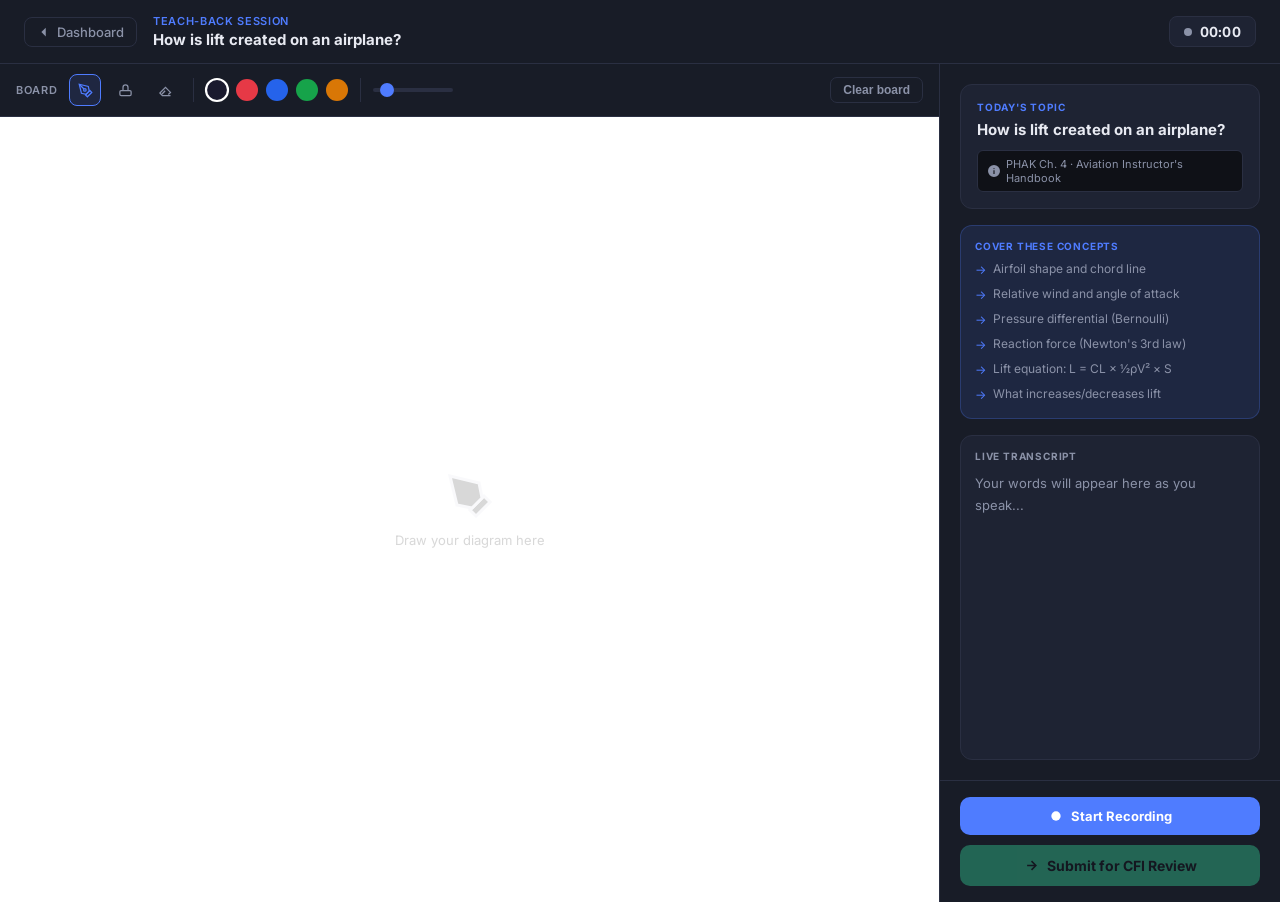
<file: index.html>
<!DOCTYPE html>
<html lang="en">
<head>
  <meta charset="UTF-8" />
  <meta name="viewport" content="width=device-width, initial-scale=1.0" />
  <title>Teach-Back: How Lift is Created | CFI Coach</title>
  <link rel="preconnect" href="https://fonts.googleapis.com" />
  <link rel="preconnect" href="https://fonts.gstatic.com" crossorigin />
  <link href="https://fonts.googleapis.com/css2?family=Inter:wght@400;500;600;700;800&display=swap" rel="stylesheet" />
  <style>
    *, *::before, *::after { box-sizing: border-box; margin: 0; padding: 0; }

    :root {
      --bg:        #0f1117;
      --surface:   #181c27;
      --surface2:  #1e2333;
      --border:    #2a2f42;
      --accent:    #4f7cff;
      --accent-soft: rgba(79,124,255,.12);
      --green:     #34d399;
      --green-soft: rgba(52,211,153,.12);
      --amber:     #fbbf24;
      --amber-soft: rgba(251,191,36,.12);
      --red:       #f87171;
      --red-soft:  rgba(248,113,113,.12);
      --text:      #e8eaf2;
      --text-muted:#8b92a8;
      --radius:    12px;
      --shadow:    0 4px 24px rgba(0,0,0,.4);
    }

    body {
      font-family: 'Inter', system-ui, sans-serif;
      background: var(--bg);
      color: var(--text);
      min-height: 100vh;
      display: flex;
      flex-direction: column;
    }

    /* ── TOP BAR ── */
    .topbar {
      display: flex;
      align-items: center;
      gap: 16px;
      padding: 14px 24px;
      background: var(--surface);
      border-bottom: 1px solid var(--border);
      position: sticky;
      top: 0;
      z-index: 100;
    }
    .back-btn {
      display: flex;
      align-items: center;
      gap: 6px;
      padding: 6px 12px;
      background: transparent;
      border: 1px solid var(--border);
      border-radius: 8px;
      color: var(--text-muted);
      font-size: 13px;
      font-weight: 500;
      cursor: pointer;
      text-decoration: none;
      transition: all .15s;
      white-space: nowrap;
    }
    .back-btn:hover { color: var(--text); border-color: var(--accent); }
    .topbar-title {
      flex: 1;
      min-width: 0;
    }
    .topbar-title .eyebrow {
      font-size: 11px;
      font-weight: 600;
      letter-spacing: .06em;
      text-transform: uppercase;
      color: var(--accent);
      margin-bottom: 2px;
    }
    .topbar-title h1 {
      font-size: 15px;
      font-weight: 700;
      color: var(--text);
      white-space: nowrap;
      overflow: hidden;
      text-overflow: ellipsis;
    }
    .timer-badge {
      display: flex;
      align-items: center;
      gap: 8px;
      padding: 6px 14px;
      background: var(--surface2);
      border: 1px solid var(--border);
      border-radius: 8px;
      font-size: 14px;
      font-weight: 700;
      font-variant-numeric: tabular-nums;
      letter-spacing: .02em;
      white-space: nowrap;
    }
    .timer-dot {
      width: 8px; height: 8px;
      border-radius: 50%;
      background: var(--text-muted);
      transition: background .3s;
    }
    .timer-dot.recording { background: var(--red); animation: pulse 1.2s infinite; }
    @keyframes pulse { 0%,100%{opacity:1} 50%{opacity:.4} }

    /* ── MAIN LAYOUT ── */
    .workspace {
      flex: 1;
      display: grid;
      grid-template-columns: 1fr 340px;
      grid-template-rows: 1fr auto;
      gap: 0;
      overflow: hidden;
      height: calc(100vh - 57px);
    }

    /* ── WHITEBOARD ── */
    .whiteboard-area {
      display: flex;
      flex-direction: column;
      background: var(--bg);
      border-right: 1px solid var(--border);
      overflow: hidden;
    }
    .wb-toolbar {
      display: flex;
      align-items: center;
      gap: 8px;
      padding: 10px 16px;
      background: var(--surface);
      border-bottom: 1px solid var(--border);
      flex-wrap: wrap;
    }
    .wb-toolbar-label {
      font-size: 11px;
      font-weight: 600;
      text-transform: uppercase;
      letter-spacing: .06em;
      color: var(--text-muted);
      margin-right: 4px;
    }
    .tool-sep { width: 1px; height: 24px; background: var(--border); margin: 0 4px; }
    .tool-btn {
      display: flex; align-items: center; justify-content: center;
      width: 32px; height: 32px;
      border-radius: 8px;
      border: 1px solid transparent;
      background: transparent;
      color: var(--text-muted);
      cursor: pointer;
      font-size: 15px;
      transition: all .15s;
    }
    .tool-btn:hover { background: var(--surface2); color: var(--text); }
    .tool-btn.active { background: var(--accent-soft); border-color: var(--accent); color: var(--accent); }
    .color-swatch {
      width: 22px; height: 22px;
      border-radius: 50%;
      border: 2px solid transparent;
      cursor: pointer;
      transition: transform .15s;
    }
    .color-swatch:hover { transform: scale(1.15); }
    .color-swatch.active { border-color: #fff; transform: scale(1.1); }
    .size-slider {
      -webkit-appearance: none;
      width: 80px; height: 4px;
      border-radius: 2px;
      background: var(--border);
      outline: none;
      cursor: pointer;
    }
    .size-slider::-webkit-slider-thumb {
      -webkit-appearance: none;
      width: 14px; height: 14px;
      border-radius: 50%;
      background: var(--accent);
    }
    .clear-btn {
      margin-left: auto;
      padding: 5px 12px;
      font-size: 12px;
      font-weight: 600;
      border-radius: 7px;
      border: 1px solid var(--border);
      background: transparent;
      color: var(--text-muted);
      cursor: pointer;
      transition: all .15s;
    }
    .clear-btn:hover { border-color: var(--red); color: var(--red); }

    .canvas-wrap {
      flex: 1;
      position: relative;
      overflow: hidden;
      background: #ffffff;
    }
    #whiteboard {
      display: block;
      width: 100%;
      height: 100%;
      cursor: crosshair;
    }
    .canvas-hint {
      position: absolute;
      top: 50%;
      left: 50%;
      transform: translate(-50%, -50%);
      text-align: center;
      pointer-events: none;
      opacity: .25;
    }
    .canvas-hint svg { width: 48px; height: 48px; fill: #666; margin-bottom: 8px; }
    .canvas-hint p { font-size: 13px; color: #666; }
    #whiteboard.has-drawing ~ .canvas-hint { display: none; }

    /* ── RIGHT PANEL ── */
    .right-panel {
      display: flex;
      flex-direction: column;
      background: var(--surface);
      overflow: hidden;
    }
    .panel-scroll {
      flex: 1;
      overflow-y: auto;
      padding: 20px;
      display: flex;
      flex-direction: column;
      gap: 16px;
    }
    .panel-scroll::-webkit-scrollbar { width: 4px; }
    .panel-scroll::-webkit-scrollbar-track { background: transparent; }
    .panel-scroll::-webkit-scrollbar-thumb { background: var(--border); border-radius: 2px; }

    /* Topic card */
    .topic-card {
      background: var(--surface2);
      border: 1px solid var(--border);
      border-radius: var(--radius);
      padding: 16px;
    }
    .topic-card .eyebrow {
      font-size: 10px;
      font-weight: 700;
      letter-spacing: .08em;
      text-transform: uppercase;
      color: var(--accent);
      margin-bottom: 6px;
    }
    .topic-card h2 {
      font-size: 15px;
      font-weight: 700;
      line-height: 1.4;
      margin-bottom: 10px;
    }
    .faa-ref {
      display: flex;
      align-items: center;
      gap: 6px;
      font-size: 11px;
      color: var(--text-muted);
      padding: 6px 10px;
      background: var(--bg);
      border-radius: 6px;
      border: 1px solid var(--border);
    }
    .faa-ref svg { flex-shrink: 0; }

    /* Guidance */
    .guidance-card {
      background: var(--accent-soft);
      border: 1px solid rgba(79,124,255,.25);
      border-radius: var(--radius);
      padding: 14px;
    }
    .guidance-card .eyebrow {
      font-size: 10px;
      font-weight: 700;
      letter-spacing: .08em;
      text-transform: uppercase;
      color: var(--accent);
      margin-bottom: 8px;
    }
    .guidance-card ul {
      list-style: none;
      display: flex;
      flex-direction: column;
      gap: 6px;
    }
    .guidance-card li {
      display: flex;
      align-items: flex-start;
      gap: 7px;
      font-size: 12px;
      color: var(--text-muted);
      line-height: 1.5;
    }
    .guidance-card li::before {
      content: '→';
      color: var(--accent);
      flex-shrink: 0;
      margin-top: 1px;
    }

    /* Transcript */
    .transcript-card {
      background: var(--surface2);
      border: 1px solid var(--border);
      border-radius: var(--radius);
      padding: 14px;
      flex: 1;
      min-height: 120px;
    }
    .transcript-card .eyebrow {
      font-size: 10px;
      font-weight: 700;
      letter-spacing: .08em;
      text-transform: uppercase;
      color: var(--text-muted);
      margin-bottom: 10px;
      display: flex;
      align-items: center;
      gap: 6px;
    }
    .live-badge {
      display: none;
      font-size: 10px;
      font-weight: 700;
      padding: 2px 6px;
      background: var(--red-soft);
      color: var(--red);
      border-radius: 4px;
      letter-spacing: .04em;
    }
    .live-badge.visible { display: inline-block; }
    #transcript-text {
      font-size: 13px;
      line-height: 1.7;
      color: var(--text-muted);
      min-height: 60px;
    }
    #transcript-text.has-text { color: var(--text); }
    #transcript-text .interim { color: var(--text-muted); font-style: italic; }

    /* ── RECORD BAR ── */
    .record-bar {
      padding: 16px 20px;
      border-top: 1px solid var(--border);
      display: flex;
      flex-direction: column;
      gap: 10px;
    }
    .record-controls {
      display: flex;
      gap: 8px;
    }
    .record-btn {
      flex: 1;
      display: flex;
      align-items: center;
      justify-content: center;
      gap: 8px;
      padding: 11px 16px;
      border-radius: 10px;
      border: none;
      font-size: 13px;
      font-weight: 700;
      cursor: pointer;
      transition: all .15s;
      font-family: inherit;
    }
    .record-btn.start {
      background: var(--accent);
      color: #fff;
    }
    .record-btn.start:hover { background: #3d6bef; }
    .record-btn.stop {
      background: var(--red-soft);
      border: 1px solid var(--red);
      color: var(--red);
    }
    .record-btn.stop:hover { background: rgba(248,113,113,.2); }
    .record-btn:disabled { opacity: .4; cursor: not-allowed; }

    .submit-btn {
      width: 100%;
      padding: 12px;
      border-radius: 10px;
      border: none;
      background: var(--green);
      color: #0f1117;
      font-size: 14px;
      font-weight: 700;
      cursor: pointer;
      transition: all .15s;
      font-family: inherit;
      display: flex;
      align-items: center;
      justify-content: center;
      gap: 8px;
    }
    .submit-btn:hover { background: #2bc28a; }
    .submit-btn:disabled { opacity: .4; cursor: not-allowed; }

    /* ── API KEY MODAL ── */
    .modal-overlay {
      display: none;
      position: fixed;
      inset: 0;
      background: rgba(0,0,0,.7);
      z-index: 200;
      align-items: center;
      justify-content: center;
    }
    .modal-overlay.open { display: flex; }
    .modal {
      background: var(--surface);
      border: 1px solid var(--border);
      border-radius: 16px;
      padding: 28px;
      width: 380px;
      box-shadow: var(--shadow);
    }
    .modal h2 { font-size: 18px; font-weight: 700; margin-bottom: 8px; }
    .modal p { font-size: 13px; color: var(--text-muted); line-height: 1.6; margin-bottom: 20px; }
    .modal input {
      width: 100%;
      padding: 10px 14px;
      background: var(--surface2);
      border: 1px solid var(--border);
      border-radius: 8px;
      color: var(--text);
      font-size: 13px;
      font-family: monospace;
      margin-bottom: 12px;
      outline: none;
    }
    .modal input:focus { border-color: var(--accent); }
    .modal-btns { display: flex; gap: 8px; }
    .modal-btns button {
      flex: 1;
      padding: 10px;
      border-radius: 8px;
      border: none;
      font-size: 13px;
      font-weight: 600;
      cursor: pointer;
      font-family: inherit;
    }
    .modal-btns .primary { background: var(--accent); color: #fff; }
    .modal-btns .secondary { background: var(--surface2); color: var(--text-muted); border: 1px solid var(--border); }

    /* ── FEEDBACK PANEL ── */
    .feedback-overlay {
      display: none;
      position: fixed;
      inset: 0;
      background: rgba(0,0,0,.65);
      z-index: 150;
      align-items: flex-end;
      justify-content: center;
    }
    .feedback-overlay.open { display: flex; }
    .feedback-sheet {
      background: var(--surface);
      border: 1px solid var(--border);
      border-radius: 20px 20px 0 0;
      width: 100%;
      max-width: 860px;
      max-height: 82vh;
      overflow-y: auto;
      padding: 28px 32px 36px;
      box-shadow: var(--shadow);
      animation: slideUp .3s ease;
    }
    @keyframes slideUp { from { transform: translateY(100%); } to { transform: translateY(0); } }
    .feedback-sheet::-webkit-scrollbar { width: 4px; }
    .feedback-sheet::-webkit-scrollbar-thumb { background: var(--border); border-radius: 2px; }

    .feedback-header {
      display: flex;
      align-items: flex-start;
      justify-content: space-between;
      margin-bottom: 20px;
    }
    .feedback-header h2 { font-size: 20px; font-weight: 800; }
    .feedback-header .sub { font-size: 13px; color: var(--text-muted); margin-top: 3px; }
    .close-btn {
      width: 32px; height: 32px;
      border-radius: 8px;
      border: 1px solid var(--border);
      background: transparent;
      color: var(--text-muted);
      font-size: 18px;
      cursor: pointer;
      display: flex; align-items: center; justify-content: center;
    }
    .close-btn:hover { color: var(--text); }

    .score-row {
      display: grid;
      grid-template-columns: repeat(3, 1fr);
      gap: 12px;
      margin-bottom: 24px;
    }
    .score-card {
      background: var(--surface2);
      border: 1px solid var(--border);
      border-radius: var(--radius);
      padding: 14px;
      text-align: center;
    }
    .score-card .label { font-size: 11px; font-weight: 600; text-transform: uppercase; letter-spacing: .06em; color: var(--text-muted); margin-bottom: 6px; }
    .score-card .value { font-size: 24px; font-weight: 800; }
    .score-card .value.green { color: var(--green); }
    .score-card .value.amber { color: var(--amber); }
    .score-card .value.red   { color: var(--red); }

    .overall-badge {
      display: inline-flex;
      align-items: center;
      gap: 6px;
      padding: 6px 14px;
      border-radius: 20px;
      font-size: 13px;
      font-weight: 700;
      margin-bottom: 20px;
    }
    .overall-badge.pass { background: var(--green-soft); color: var(--green); border: 1px solid rgba(52,211,153,.3); }
    .overall-badge.borderline { background: var(--amber-soft); color: var(--amber); border: 1px solid rgba(251,191,36,.3); }
    .overall-badge.needs-work { background: var(--red-soft); color: var(--red); border: 1px solid rgba(248,113,113,.3); }

    .feedback-body {
      font-size: 14px;
      line-height: 1.8;
      color: var(--text);
      white-space: pre-wrap;
    }
    .feedback-body .loading {
      display: flex;
      align-items: center;
      gap: 10px;
      color: var(--text-muted);
      font-size: 14px;
    }
    .spinner {
      width: 18px; height: 18px;
      border: 2px solid var(--border);
      border-top-color: var(--accent);
      border-radius: 50%;
      animation: spin .7s linear infinite;
    }
    @keyframes spin { to { transform: rotate(360deg); } }

    .feedback-actions {
      display: flex;
      gap: 10px;
      margin-top: 24px;
      padding-top: 20px;
      border-top: 1px solid var(--border);
    }
    .feedback-actions button {
      padding: 10px 20px;
      border-radius: 8px;
      font-size: 13px;
      font-weight: 600;
      cursor: pointer;
      font-family: inherit;
      border: none;
    }
    .try-again-btn { background: var(--accent); color: #fff; }
    .try-again-btn:hover { background: #3d6bef; }
    .dismiss-btn { background: var(--surface2); color: var(--text-muted); border: 1px solid var(--border) !important; border: none; }

    /* Waveform visualizer */
    .waveform {
      display: none;
      align-items: center;
      justify-content: center;
      gap: 3px;
      height: 28px;
      padding: 0 4px;
    }
    .waveform.visible { display: flex; }
    .wave-bar {
      width: 3px;
      border-radius: 2px;
      background: var(--red);
      animation: wave 1s ease-in-out infinite;
    }
    .wave-bar:nth-child(1) { animation-delay: 0s; }
    .wave-bar:nth-child(2) { animation-delay: .1s; }
    .wave-bar:nth-child(3) { animation-delay: .2s; }
    .wave-bar:nth-child(4) { animation-delay: .3s; }
    .wave-bar:nth-child(5) { animation-delay: .2s; }
    .wave-bar:nth-child(6) { animation-delay: .1s; }
    .wave-bar:nth-child(7) { animation-delay: 0s; }
    @keyframes wave {
      0%,100% { height: 6px; }
      50% { height: 22px; }
    }

    /* ── RESPONSIVE ── */
    @media (max-width: 768px) {
      .workspace {
        grid-template-columns: 1fr;
        grid-template-rows: 1fr auto auto;
        height: auto;
        min-height: calc(100vh - 57px);
      }
      .whiteboard-area { min-height: 320px; border-right: none; border-bottom: 1px solid var(--border); }
      .right-panel { max-height: none; }
      .score-row { grid-template-columns: repeat(3, 1fr); }
    }
  </style>
</head>
<body>

<!-- TOP BAR -->
<header class="topbar">
  <a href="index.html" class="back-btn">
    <svg width="14" height="14" viewBox="0 0 16 16" fill="currentColor"><path d="M10 3L5 8l5 5"/></svg>
    Dashboard
  </a>
  <div class="topbar-title">
    <p class="eyebrow">Teach-Back Session</p>
    <h1>How is lift created on an airplane?</h1>
  </div>
  <div class="timer-badge">
    <div class="timer-dot" id="timerDot"></div>
    <span id="timerDisplay">00:00</span>
  </div>
</header>

<!-- MAIN WORKSPACE -->
<div class="workspace">

  <!-- WHITEBOARD -->
  <div class="whiteboard-area">
    <div class="wb-toolbar">
      <span class="wb-toolbar-label">Board</span>
      <button class="tool-btn active" id="toolPen" title="Pen" onclick="setTool('pen')">
        <svg width="15" height="15" viewBox="0 0 24 24" fill="none" stroke="currentColor" stroke-width="2"><path d="M12 19l7-7 3 3-7 7-3-3z"/><path d="M18 13l-1.5-7.5L2 2l3.5 14.5L13 18l5-5z"/><path d="M2 2l7.586 7.586"/><circle cx="11" cy="11" r="2"/></svg>
      </button>
      <button class="tool-btn" id="toolHighlight" title="Highlighter" onclick="setTool('highlight')">
        <svg width="15" height="15" viewBox="0 0 24 24" fill="none" stroke="currentColor" stroke-width="2"><rect x="3" y="12" width="18" height="8" rx="2"/><path d="M8 12V7a4 4 0 0 1 8 0v5"/></svg>
      </button>
      <button class="tool-btn" id="toolEraser" title="Eraser" onclick="setTool('eraser')">
        <svg width="15" height="15" viewBox="0 0 24 24" fill="none" stroke="currentColor" stroke-width="2"><path d="M20 20H7L3 16l9-9 8 8-3.5 3.5"/><path d="M6.5 17.5l5-5"/></svg>
      </button>

      <div class="tool-sep"></div>

      <div class="color-swatch active" style="background:#1a1a2e" data-color="#1a1a2e" onclick="setColor(this)" title="Dark"></div>
      <div class="color-swatch" style="background:#e63946" data-color="#e63946" onclick="setColor(this)" title="Red"></div>
      <div class="color-swatch" style="background:#2563eb" data-color="#2563eb" onclick="setColor(this)" title="Blue"></div>
      <div class="color-swatch" style="background:#16a34a" data-color="#16a34a" onclick="setColor(this)" title="Green"></div>
      <div class="color-swatch" style="background:#d97706" data-color="#d97706" onclick="setColor(this)" title="Orange"></div>

      <div class="tool-sep"></div>
      <input type="range" class="size-slider" id="sizeSlider" min="1" max="20" value="3" title="Brush size" />

      <button class="clear-btn" onclick="clearBoard()">Clear board</button>
    </div>
    <div class="canvas-wrap">
      <canvas id="whiteboard"></canvas>
      <div class="canvas-hint" id="canvasHint">
        <svg viewBox="0 0 24 24" fill="none" stroke="currentColor" stroke-width="1.5"><path d="M12 19l7-7 3 3-7 7-3-3z"/><path d="M18 13l-1.5-7.5L2 2l3.5 14.5L13 18l5-5z"/></svg>
        <p>Draw your diagram here</p>
      </div>
    </div>
  </div>

  <!-- RIGHT PANEL -->
  <div class="right-panel">
    <div class="panel-scroll">

      <!-- Topic -->
      <div class="topic-card">
        <p class="eyebrow">Today's Topic</p>
        <h2>How is lift created on an airplane?</h2>
        <div class="faa-ref">
          <svg width="12" height="12" viewBox="0 0 16 16" fill="currentColor"><path d="M8 0a8 8 0 1 0 0 16A8 8 0 0 0 8 0zm.75 4.75a.75.75 0 1 1-1.5 0 .75.75 0 0 1 1.5 0zM7.25 7h1.5v5h-1.5V7z"/></svg>
          PHAK Ch. 4 · Aviation Instructor's Handbook
        </div>
      </div>

      <!-- Guidance -->
      <div class="guidance-card">
        <p class="eyebrow">Cover these concepts</p>
        <ul>
          <li>Airfoil shape and chord line</li>
          <li>Relative wind and angle of attack</li>
          <li>Pressure differential (Bernoulli)</li>
          <li>Reaction force (Newton's 3rd law)</li>
          <li>Lift equation: L = CL × ½ρV² × S</li>
          <li>What increases/decreases lift</li>
        </ul>
      </div>

      <!-- Transcript -->
      <div class="transcript-card">
        <p class="eyebrow">
          Live Transcript
          <span class="live-badge" id="liveBadge">● LIVE</span>
        </p>
        <div id="transcript-text">Your words will appear here as you speak...</div>
      </div>

    </div>

    <!-- Record bar -->
    <div class="record-bar">
      <div class="record-controls">
        <button class="record-btn start" id="recordBtn" onclick="toggleRecording()">
          <svg width="14" height="14" viewBox="0 0 24 24" fill="currentColor"><circle cx="12" cy="12" r="8"/></svg>
          Start Recording
        </button>
        <div class="waveform" id="waveform">
          <div class="wave-bar" style="height:8px"></div>
          <div class="wave-bar" style="height:14px"></div>
          <div class="wave-bar" style="height:20px"></div>
          <div class="wave-bar" style="height:24px"></div>
          <div class="wave-bar" style="height:20px"></div>
          <div class="wave-bar" style="height:14px"></div>
          <div class="wave-bar" style="height:8px"></div>
        </div>
      </div>
      <button class="submit-btn" id="submitBtn" onclick="submitForFeedback()" disabled>
        <svg width="15" height="15" viewBox="0 0 24 24" fill="none" stroke="currentColor" stroke-width="2.5"><path d="M5 12h14M12 5l7 7-7 7"/></svg>
        Submit for CFI Review
      </button>
    </div>
  </div>
</div>

<!-- API KEY MODAL -->
<div class="modal-overlay" id="apiModal">
  <div class="modal">
    <h2>Connect your API key</h2>
    <p>CFI Coach uses Claude AI to give you FAA-aligned feedback. Paste your Anthropic API key below — it's stored only in your browser and never sent anywhere except Anthropic's servers.</p>
    <input type="password" id="apiKeyInput" placeholder="sk-ant-..." autocomplete="off" />
    <div class="modal-btns">
      <button class="secondary" onclick="closeApiModal()">Skip for now</button>
      <button class="primary" onclick="saveApiKey()">Save &amp; Continue</button>
    </div>
  </div>
</div>

<!-- FEEDBACK SHEET -->
<div class="feedback-overlay" id="feedbackOverlay">
  <div class="feedback-sheet">
    <div class="feedback-header">
      <div>
        <h2>CFI Feedback</h2>
        <div class="sub">Based on FAA PHAK Ch. 4 &amp; Aviation Instructor's Handbook</div>
      </div>
      <button class="close-btn" onclick="closeFeedback()">×</button>
    </div>

    <div class="score-row" id="scoreRow" style="display:none">
      <div class="score-card">
        <div class="label">Accuracy</div>
        <div class="value" id="scoreAccuracy">—</div>
      </div>
      <div class="score-card">
        <div class="label">Completeness</div>
        <div class="value" id="scoreComplete">—</div>
      </div>
      <div class="score-card">
        <div class="label">Teachability</div>
        <div class="value" id="scoreTeach">—</div>
      </div>
    </div>

    <div id="overallBadge"></div>

    <div class="feedback-body" id="feedbackBody">
      <div class="loading">
        <div class="spinner"></div>
        Your CFI is reviewing your explanation...
      </div>
    </div>

    <div class="feedback-actions">
      <button class="try-again-btn" onclick="tryAgain()">Try Again</button>
      <button class="dismiss-btn" onclick="closeFeedback()">Dismiss</button>
    </div>
  </div>
</div>

<script>
// ═══════════════════════════════════════════
// WHITEBOARD
// ═══════════════════════════════════════════
const canvas = document.getElementById('whiteboard');
const ctx = canvas.getContext('2d');
let drawing = false;
let lastX = 0, lastY = 0;
let currentTool = 'pen';
let currentColor = '#1a1a2e';
let hasDrawing = false;

function resizeCanvas() {
  const wrap = canvas.parentElement;
  const img = ctx.getImageData(0, 0, canvas.width, canvas.height);
  canvas.width = wrap.clientWidth;
  canvas.height = wrap.clientHeight;
  ctx.putImageData(img, 0, 0);
}

window.addEventListener('resize', resizeCanvas);
resizeCanvas();

function getPos(e) {
  const rect = canvas.getBoundingClientRect();
  const src = e.touches ? e.touches[0] : e;
  return [src.clientX - rect.left, src.clientY - rect.top];
}

function startDraw(e) {
  e.preventDefault();
  drawing = true;
  [lastX, lastY] = getPos(e);
}

function draw(e) {
  e.preventDefault();
  if (!drawing) return;
  const [x, y] = getPos(e);
  const size = parseInt(document.getElementById('sizeSlider').value);

  ctx.beginPath();
  ctx.moveTo(lastX, lastY);
  ctx.lineTo(x, y);
  ctx.lineCap = 'round';
  ctx.lineJoin = 'round';

  if (currentTool === 'eraser') {
    ctx.globalCompositeOperation = 'destination-out';
    ctx.strokeStyle = 'rgba(0,0,0,1)';
    ctx.lineWidth = size * 4;
  } else if (currentTool === 'highlight') {
    ctx.globalCompositeOperation = 'source-over';
    ctx.strokeStyle = currentColor + '55';
    ctx.lineWidth = size * 5;
  } else {
    ctx.globalCompositeOperation = 'source-over';
    ctx.strokeStyle = currentColor;
    ctx.lineWidth = size;
  }

  ctx.stroke();
  [lastX, lastY] = [x, y];

  if (!hasDrawing) {
    hasDrawing = true;
    canvas.classList.add('has-drawing');
    document.getElementById('canvasHint').style.display = 'none';
  }
}

function stopDraw() { drawing = false; }

canvas.addEventListener('mousedown', startDraw);
canvas.addEventListener('mousemove', draw);
canvas.addEventListener('mouseup', stopDraw);
canvas.addEventListener('mouseleave', stopDraw);
canvas.addEventListener('touchstart', startDraw, {passive:false});
canvas.addEventListener('touchmove', draw, {passive:false});
canvas.addEventListener('touchend', stopDraw);

function setTool(tool) {
  currentTool = tool;
  document.querySelectorAll('.tool-btn').forEach(b => b.classList.remove('active'));
  document.getElementById('tool' + tool.charAt(0).toUpperCase() + tool.slice(1)).classList.add('active');
}

function setColor(el) {
  currentColor = el.dataset.color;
  document.querySelectorAll('.color-swatch').forEach(s => s.classList.remove('active'));
  el.classList.add('active');
  if (currentTool === 'eraser') setTool('pen');
}

function clearBoard() {
  ctx.clearRect(0, 0, canvas.width, canvas.height);
  hasDrawing = false;
  canvas.classList.remove('has-drawing');
  document.getElementById('canvasHint').style.display = '';
}

// ═══════════════════════════════════════════
// TIMER
// ═══════════════════════════════════════════
let timerSec = 0, timerInterval = null;

function startTimer() {
  timerSec = 0;
  clearInterval(timerInterval);
  timerInterval = setInterval(() => {
    timerSec++;
    const m = String(Math.floor(timerSec / 60)).padStart(2, '0');
    const s = String(timerSec % 60).padStart(2, '0');
    document.getElementById('timerDisplay').textContent = m + ':' + s;
  }, 1000);
  document.getElementById('timerDot').classList.add('recording');
}

function stopTimer() {
  clearInterval(timerInterval);
  document.getElementById('timerDot').classList.remove('recording');
}

// ═══════════════════════════════════════════
// AUDIO RECORDER + SPEECH RECOGNITION
// ═══════════════════════════════════════════
let isRecording = false;
let finalTranscript = '';
let interimTranscript = '';
let recognition = null;

const SpeechRecognition = window.SpeechRecognition || window.webkitSpeechRecognition;

function initRecognition() {
  if (!SpeechRecognition) return null;
  const r = new SpeechRecognition();
  r.continuous = true;
  r.interimResults = true;
  r.lang = 'en-US';

  r.onresult = (e) => {
    interimTranscript = '';
    for (let i = e.resultIndex; i < e.results.length; i++) {
      if (e.results[i].isFinal) {
        finalTranscript += e.results[i][0].transcript + ' ';
      } else {
        interimTranscript += e.results[i][0].transcript;
      }
    }
    updateTranscriptDisplay();
  };

  r.onerror = (e) => {
    if (e.error !== 'no-speech') console.warn('Speech recognition error:', e.error);
  };

  r.onend = () => {
    if (isRecording) r.start(); // keep going
  };

  return r;
}

function updateTranscriptDisplay() {
  const el = document.getElementById('transcript-text');
  const combined = finalTranscript + (interimTranscript ? `<span class="interim">${interimTranscript}</span>` : '');
  if (combined.trim()) {
    el.classList.add('has-text');
    el.innerHTML = combined;
    el.scrollTop = el.scrollHeight;
  }
}

function toggleRecording() {
  if (!isRecording) startRecording();
  else stopRecording();
}

function startRecording() {
  isRecording = true;
  finalTranscript = '';
  interimTranscript = '';

  const btn = document.getElementById('recordBtn');
  btn.className = 'record-btn stop';
  btn.innerHTML = `<svg width="12" height="12" viewBox="0 0 24 24" fill="currentColor"><rect x="4" y="4" width="16" height="16" rx="2"/></svg> Stop Recording`;

  document.getElementById('waveform').classList.add('visible');
  document.getElementById('liveBadge').classList.add('visible');
  document.getElementById('submitBtn').disabled = true;
  document.getElementById('transcript-text').textContent = '';
  document.getElementById('transcript-text').classList.remove('has-text');

  startTimer();

  if (SpeechRecognition) {
    recognition = initRecognition();
    recognition.start();
  } else {
    document.getElementById('transcript-text').textContent = 'Live transcription not supported in this browser. Your audio was captured — submit when ready.';
  }
}

function stopRecording() {
  isRecording = false;

  const btn = document.getElementById('recordBtn');
  btn.className = 'record-btn start';
  btn.innerHTML = `<svg width="14" height="14" viewBox="0 0 24 24" fill="currentColor"><circle cx="12" cy="12" r="8"/></svg> Record Again`;

  document.getElementById('waveform').classList.remove('visible');
  document.getElementById('liveBadge').classList.remove('visible');
  stopTimer();

  if (recognition) { recognition.stop(); recognition = null; }

  const hasContent = finalTranscript.trim().length > 10;
  document.getElementById('submitBtn').disabled = !hasContent;

  if (!finalTranscript.trim()) {
    document.getElementById('transcript-text').textContent = 'No transcript captured. Try speaking more clearly or check microphone permissions.';
  }
}

// ═══════════════════════════════════════════
// API KEY
// ═══════════════════════════════════════════
function getApiKey() { return localStorage.getItem('cfi_coach_api_key') || ''; }
function saveApiKey() {
  const key = document.getElementById('apiKeyInput').value.trim();
  if (!key) return;
  localStorage.setItem('cfi_coach_api_key', key);
  closeApiModal();
  submitForFeedback();
}
function closeApiModal() { document.getElementById('apiModal').classList.remove('open'); }

// ═══════════════════════════════════════════
// SUBMIT + AI FEEDBACK
// ═══════════════════════════════════════════
async function submitForFeedback() {
  const apiKey = getApiKey();
  if (!apiKey) {
    document.getElementById('apiModal').classList.add('open');
    return;
  }

  const transcript = finalTranscript.trim();
  if (!transcript) return;

  // Open feedback sheet in loading state
  document.getElementById('feedbackOverlay').classList.add('open');
  document.getElementById('feedbackBody').innerHTML = `<div class="loading"><div class="spinner"></div>Your CFI is reviewing your explanation...</div>`;
  document.getElementById('scoreRow').style.display = 'none';
  document.getElementById('overallBadge').innerHTML = '';

  const prompt = buildFeedbackPrompt(transcript);

  try {
    const res = await fetch('https://api.anthropic.com/v1/messages', {
      method: 'POST',
      headers: {
        'Content-Type': 'application/json',
        'x-api-key': apiKey,
        'anthropic-version': '2023-06-01',
        'anthropic-dangerous-direct-browser-access': 'true'
      },
      body: JSON.stringify({
        model: 'claude-opus-4-5',
        max_tokens: 1024,
        messages: [{ role: 'user', content: prompt }]
      })
    });

    if (!res.ok) {
      const err = await res.json().catch(() => ({}));
      throw new Error(err.error?.message || `API error ${res.status}`);
    }

    const data = await res.json();
    const text = data.content[0].text;
    renderFeedback(text);

  } catch (err) {
    document.getElementById('feedbackBody').innerHTML = `<span style="color:var(--red)">⚠ Could not reach the API: ${err.message}<br><br>Check your API key and try again.</span>`;
  }
}

function buildFeedbackPrompt(transcript) {
  return `You are an experienced and highly regarded Certified Flight Instructor (CFI) evaluating a student who is preparing for their CFI checkride. The student just completed a "teach-back" exercise explaining how lift is created on an airplane. You are evaluating both their technical accuracy AND their ability to teach the concept clearly to a private pilot student.

Your feedback must be grounded exclusively in the following FAA documents:
- FAA Pilot's Handbook of Aeronautical Knowledge (PHAK), specifically Chapter 4 (Aerodynamics of Flight)
- FAA Aviation Instructor's Handbook (AIH), Chapters on effective teaching

KEY CONCEPTS from PHAK Ch. 4 that should be covered:
1. Airfoil terminology: chord line, camber, leading/trailing edge
2. Relative wind and angle of attack (AOA)
3. Bernoulli's Principle: faster airflow over the curved upper surface = lower pressure = lift (pressure differential between upper/lower wing surfaces)
4. Newton's Third Law: wing deflects air downward, reaction force pushes wing up
5. The lift equation: L = CL × ½ρV² × S (lift coefficient, air density, velocity squared, wing area)
6. What increases/decreases lift: AOA, airspeed, air density (altitude/temp/humidity), wing area, flaps
7. Important: the FAA acknowledges BOTH Bernoulli and Newton — both contribute to lift. Avoid "equal transit time" theory (debunked).

STUDENT'S TRANSCRIPT:
"${transcript}"

INSTRUCTIONS FOR YOUR RESPONSE:
- Respond as a warm, skilled CFI would after watching a student teach-back — conversational, specific, and human. NOT like a checklist.
- Start by acknowledging 1-2 things they explained well. Be genuine.
- Then address the most important gap or error. Be specific — quote what they said if helpful. Don't pile on with a list of everything wrong.
- If they stated anything that contradicts FAA guidance (like the debunked equal transit time theory), correct it kindly but clearly.
- Give them ONE concrete suggestion for how to improve their explanation.
- Close with genuine encouragement and a "what to work on next" framing.
- Keep it under 280 words. Sound like a real person, not an AI.
- Do NOT use bullet points or headers — write it as flowing natural speech, the way a CFI would actually talk.

Then on a NEW LINE after your feedback, output ONLY this exact JSON block (no other text around it):
SCORES:{"accuracy": X, "completeness": X, "teachability": X, "overall": "pass|borderline|needs-work"}
Where X is a score 1-5. Overall: "pass" = ready to teach a student, "borderline" = close but needs polish, "needs-work" = significant gaps.`;
}

function renderFeedback(text) {
  // Parse out scores
  const scoreMatch = text.match(/SCORES:\s*(\{.*\})/);
  let feedback = text.replace(/SCORES:\s*\{.*\}/, '').trim();

  if (scoreMatch) {
    try {
      const scores = JSON.parse(scoreMatch[1]);
      renderScores(scores);
    } catch(e) {}
  }

  document.getElementById('feedbackBody').textContent = feedback;
}

function scoreColor(v) {
  if (v >= 4) return 'green';
  if (v >= 3) return 'amber';
  return 'red';
}

function renderScores(scores) {
  const row = document.getElementById('scoreRow');
  row.style.display = 'grid';
  document.getElementById('scoreAccuracy').textContent = scores.accuracy + '/5';
  document.getElementById('scoreAccuracy').className = 'value ' + scoreColor(scores.accuracy);
  document.getElementById('scoreComplete').textContent = scores.completeness + '/5';
  document.getElementById('scoreComplete').className = 'value ' + scoreColor(scores.completeness);
  document.getElementById('scoreTeach').textContent = scores.teachability + '/5';
  document.getElementById('scoreTeach').className = 'value ' + scoreColor(scores.teachability);

  const badgeEl = document.getElementById('overallBadge');
  const labels = { pass: '✓ Checkride Ready', borderline: '~ Getting There', 'needs-work': '↻ Keep Practicing' };
  const cls    = { pass: 'pass', borderline: 'borderline', 'needs-work': 'needs-work' };
  badgeEl.innerHTML = `<span class="overall-badge ${cls[scores.overall] || 'borderline'}">${labels[scores.overall] || 'Keep Practicing'}</span>`;
}

function closeFeedback() {
  document.getElementById('feedbackOverlay').classList.remove('open');
}

function tryAgain() {
  closeFeedback();
  finalTranscript = '';
  interimTranscript = '';
  document.getElementById('transcript-text').textContent = 'Your words will appear here as you speak...';
  document.getElementById('transcript-text').classList.remove('has-text');
  document.getElementById('submitBtn').disabled = true;
  document.getElementById('timerDisplay').textContent = '00:00';
  const btn = document.getElementById('recordBtn');
  btn.className = 'record-btn start';
  btn.innerHTML = `<svg width="14" height="14" viewBox="0 0 24 24" fill="currentColor"><circle cx="12" cy="12" r="8"/></svg> Start Recording`;
  clearBoard();
}

// Close modals on overlay click
document.getElementById('feedbackOverlay').addEventListener('click', function(e) {
  if (e.target === this) closeFeedback();
});
document.getElementById('apiModal').addEventListener('click', function(e) {
  if (e.target === this) closeApiModal();
});
</script>
</body>
</html>
</file>
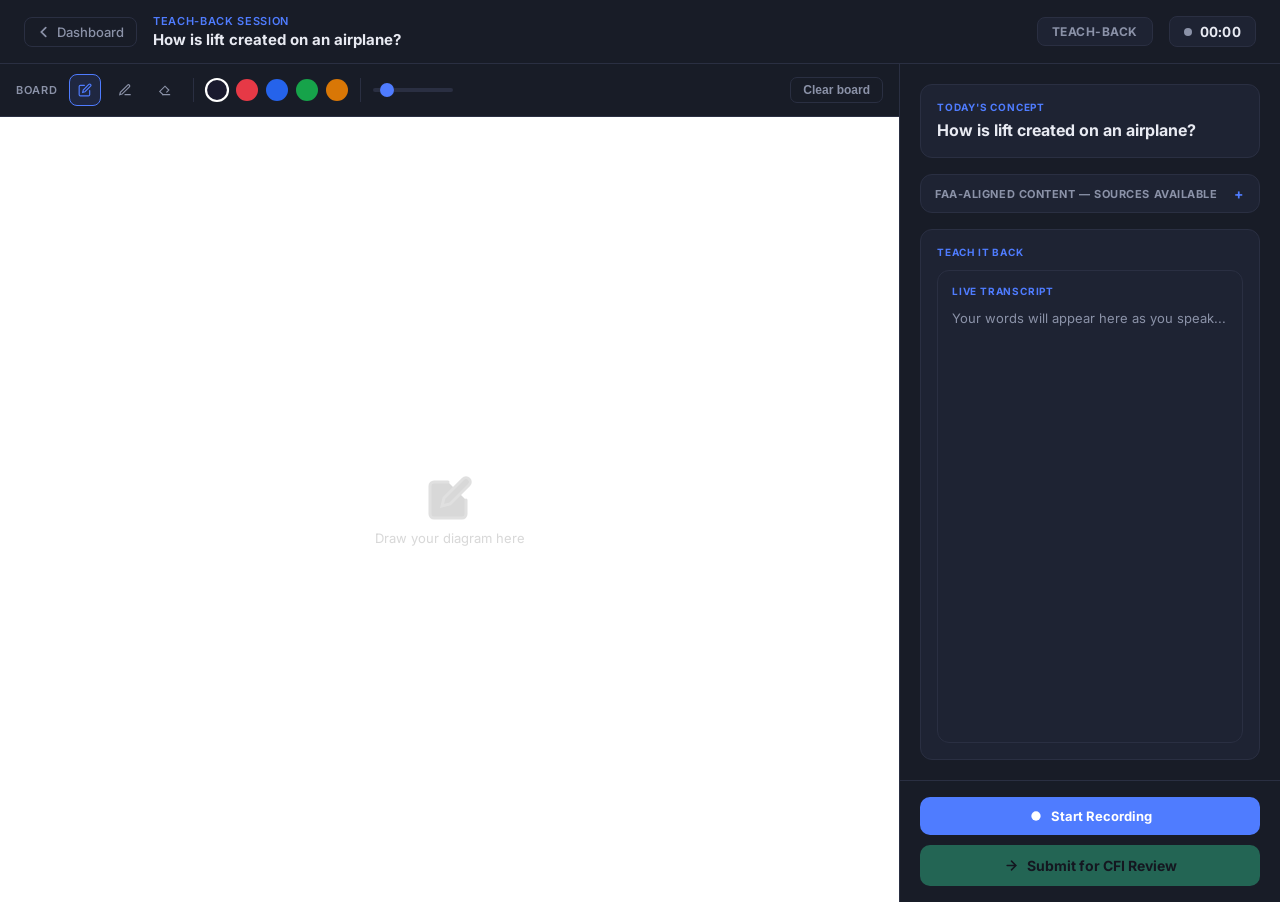
<file: teach-back.html>
<!DOCTYPE html>
<html lang="en">
<head>
  <meta charset="UTF-8" />
  <meta name="viewport" content="width=device-width, initial-scale=1.0" />
  <title>Teach-Back: How Lift is Created | CFI Coach</title>
  <link rel="preconnect" href="https://fonts.googleapis.com" />
  <link rel="preconnect" href="https://fonts.gstatic.com" crossorigin />
  <link href="https://fonts.googleapis.com/css2?family=Inter:wght@400;500;600;700;800&display=swap" rel="stylesheet" />
  <style>
    *, *::before, *::after { box-sizing: border-box; margin: 0; padding: 0; }

    :root {
      --bg:        #0f1117;
      --surface:   #181c27;
      --surface2:  #1e2333;
      --border:    #2a2f42;
      --accent:    #4f7cff;
      --accent-soft: rgba(79,124,255,.12);
      --green:     #34d399;
      --green-soft: rgba(52,211,153,.12);
      --amber:     #fbbf24;
      --amber-soft: rgba(251,191,36,.12);
      --red:       #f87171;
      --red-soft:  rgba(248,113,113,.12);
      --text:      #e8eaf2;
      --text-muted:#8b92a8;
      --radius:    12px;
      --shadow:    0 4px 24px rgba(0,0,0,.4);
    }

    body {
      font-family: 'Inter', system-ui, sans-serif;
      background: var(--bg);
      color: var(--text);
      min-height: 100vh;
      display: flex;
      flex-direction: column;
    }

    /* TOP BAR */
    .topbar {
      display: flex;
      align-items: center;
      gap: 16px;
      padding: 14px 24px;
      background: var(--surface);
      border-bottom: 1px solid var(--border);
      position: sticky;
      top: 0;
      z-index: 100;
    }
    .back-btn {
      display: flex;
      align-items: center;
      gap: 6px;
      padding: 6px 12px;
      background: transparent;
      border: 1px solid var(--border);
      border-radius: 8px;
      color: var(--text-muted);
      font-size: 13px;
      font-weight: 500;
      cursor: pointer;
      text-decoration: none;
      transition: all .15s;
      white-space: nowrap;
    }
    .back-btn:hover { color: var(--text); border-color: var(--accent); }
    .topbar-title { flex: 1; min-width: 0; }
    .topbar-title .eyebrow {
      font-size: 11px;
      font-weight: 600;
      letter-spacing: .06em;
      text-transform: uppercase;
      color: var(--accent);
      margin-bottom: 2px;
    }
    .topbar-title h1 {
      font-size: 15px;
      font-weight: 700;
      color: var(--text);
      white-space: nowrap;
      overflow: hidden;
      text-overflow: ellipsis;
    }
    .phase-badge {
      display: flex;
      align-items: center;
      gap: 8px;
      padding: 6px 14px;
      background: var(--surface2);
      border: 1px solid var(--border);
      border-radius: 8px;
      font-size: 12px;
      font-weight: 700;
      letter-spacing: .04em;
      text-transform: uppercase;
      color: var(--text-muted);
      white-space: nowrap;
    }
    .timer-badge {
      display: flex;
      align-items: center;
      gap: 8px;
      padding: 6px 14px;
      background: var(--surface2);
      border: 1px solid var(--border);
      border-radius: 8px;
      font-size: 14px;
      font-weight: 700;
      font-variant-numeric: tabular-nums;
      letter-spacing: .02em;
      white-space: nowrap;
    }
    .timer-dot {
      width: 8px; height: 8px;
      border-radius: 50%;
      background: var(--text-muted);
      transition: background .3s;
    }
    .timer-dot.recording { background: var(--red); animation: pulse 1.2s infinite; }
    @keyframes pulse { 0%,100%{opacity:1} 50%{opacity:.4} }

    /* MAIN LAYOUT */
    .workspace {
      flex: 1;
      display: grid;
      grid-template-columns: 1fr 380px;
      gap: 0;
      overflow: hidden;
      height: calc(100vh - 57px);
    }

    /* WHITEBOARD */
    .whiteboard-area {
      display: flex;
      flex-direction: column;
      background: var(--bg);
      border-right: 1px solid var(--border);
      overflow: hidden;
    }
    .wb-toolbar {
      display: flex;
      align-items: center;
      gap: 8px;
      padding: 10px 16px;
      background: var(--surface);
      border-bottom: 1px solid var(--border);
      flex-wrap: wrap;
    }
    .wb-toolbar-label {
      font-size: 11px;
      font-weight: 600;
      text-transform: uppercase;
      letter-spacing: .06em;
      color: var(--text-muted);
      margin-right: 4px;
    }
    .tool-sep { width: 1px; height: 24px; background: var(--border); margin: 0 4px; }
    .tool-btn {
      display: flex; align-items: center; justify-content: center;
      width: 32px; height: 32px;
      border-radius: 8px;
      border: 1px solid transparent;
      background: transparent;
      color: var(--text-muted);
      cursor: pointer;
      font-size: 15px;
      transition: all .15s;
    }
    .tool-btn:hover { background: var(--surface2); color: var(--text); }
    .tool-btn.active { background: var(--accent-soft); border-color: var(--accent); color: var(--accent); }
    .color-swatch {
      width: 22px; height: 22px;
      border-radius: 50%;
      border: 2px solid transparent;
      cursor: pointer;
      transition: transform .15s;
    }
    .color-swatch:hover { transform: scale(1.15); }
    .color-swatch.active { border-color: #fff; transform: scale(1.1); }
    .size-slider {
      -webkit-appearance: none;
      width: 80px; height: 4px;
      border-radius: 2px;
      background: var(--border);
      outline: none;
      cursor: pointer;
    }
    .size-slider::-webkit-slider-thumb {
      -webkit-appearance: none;
      width: 14px; height: 14px;
      border-radius: 50%;
      background: var(--accent);
    }
    .clear-btn {
      margin-left: auto;
      padding: 5px 12px;
      font-size: 12px;
      font-weight: 600;
      border-radius: 7px;
      border: 1px solid var(--border);
      background: transparent;
      color: var(--text-muted);
      cursor: pointer;
      transition: all .15s;
    }
    .clear-btn:hover { border-color: var(--red); color: var(--red); }

    .canvas-wrap {
      flex: 1;
      position: relative;
      overflow: hidden;
      background: #ffffff;
      touch-action: none;
    }
    #whiteboard {
      display: block;
      width: 100%;
      height: 100%;
      cursor: crosshair;
      touch-action: none;
    }
    .canvas-hint {
      position: absolute;
      top: 50%;
      left: 50%;
      transform: translate(-50%, -50%);
      text-align: center;
      pointer-events: none;
      opacity: .25;
    }
    .canvas-hint svg { width: 48px; height: 48px; fill: #666; margin-bottom: 8px; display: block; margin-left: auto; margin-right: auto; }
    .canvas-hint p { font-size: 13px; color: #666; }

    /* RIGHT PANEL */
    .right-panel {
      display: flex;
      flex-direction: column;
      background: var(--surface);
      overflow: hidden;
    }
    .panel-scroll {
      flex: 1;
      overflow-y: auto;
      padding: 20px;
      display: flex;
      flex-direction: column;
      gap: 16px;
    }
    .panel-scroll::-webkit-scrollbar { width: 4px; }
    .panel-scroll::-webkit-scrollbar-track { background: transparent; }
    .panel-scroll::-webkit-scrollbar-thumb { background: var(--border); border-radius: 2px; }

    /* Single concept prompt */
    .topic-card {
      background: var(--surface2);
      border: 1px solid var(--border);
      border-radius: var(--radius);
      padding: 16px;
    }
    .topic-card .eyebrow {
      font-size: 10px;
      font-weight: 700;
      letter-spacing: .08em;
      text-transform: uppercase;
      color: var(--accent);
      margin-bottom: 6px;
    }
    .topic-card h2 {
      font-size: 16px;
      font-weight: 700;
      line-height: 1.4;
    }

    /* FAA source drawer */
    .faa-drawer {
      border: 1px solid var(--border);
      border-radius: var(--radius);
      background: var(--surface2);
      overflow: hidden;
    }
    .faa-drawer summary {
      list-style: none;
      cursor: pointer;
      padding: 10px 14px;
      font-size: 11px;
      font-weight: 700;
      letter-spacing: .05em;
      text-transform: uppercase;
      color: var(--text-muted);
      display: flex;
      align-items: center;
      justify-content: space-between;
      gap: 8px;
    }
    .faa-drawer summary::-webkit-details-marker { display: none; }
    .faa-drawer summary::after {
      content: '+';
      font-size: 14px;
      color: var(--accent);
      font-weight: 700;
    }
    .faa-drawer[open] summary::after { content: '\2212'; }
    .faa-drawer .drawer-body {
      padding: 0 14px 12px;
      display: flex;
      flex-direction: column;
      gap: 6px;
    }
    .faa-drawer .drawer-body p {
      font-size: 12px;
      color: var(--text-muted);
      line-height: 1.6;
    }

    /* Transcript */
    .transcript-card {
      background: var(--surface2);
      border: 1px solid var(--border);
      border-radius: var(--radius);
      padding: 14px;
      flex: 1;
      min-height: 120px;
    }
    .transcript-card .eyebrow {
      font-size: 10px;
      font-weight: 700;
      letter-spacing: .08em;
      text-transform: uppercase;
      color: var(--text-muted);
      margin-bottom: 10px;
      display: flex;
      align-items: center;
      gap: 6px;
    }
    .live-badge {
      display: none;
      font-size: 10px;
      font-weight: 700;
      padding: 2px 6px;
      background: var(--red-soft);
      color: var(--red);
      border-radius: 4px;
      letter-spacing: .04em;
    }
    .live-badge.visible { display: inline-block; }
    #transcript-text {
      font-size: 13px;
      line-height: 1.7;
      color: var(--text-muted);
      min-height: 60px;
    }
    #transcript-text.has-text { color: var(--text); }
    #transcript-text .interim { color: var(--text-muted); font-style: italic; }

    /* Phase panels (FEEDBACK, MINI_LESSON, FOLLOW_UP, DECISION) */
    .phase-card {
      background: var(--surface2);
      border: 1px solid var(--border);
      border-radius: var(--radius);
      padding: 16px;
      display: flex;
      flex-direction: column;
      gap: 12px;
    }
    .phase-card .eyebrow {
      font-size: 10px;
      font-weight: 700;
      letter-spacing: .08em;
      text-transform: uppercase;
      color: var(--accent);
    }
    .phase-card .body-text {
      font-size: 13px;
      line-height: 1.75;
      color: var(--text);
      white-space: pre-wrap;
    }
    .phase-card.mini-lesson { border-color: rgba(79,124,255,.3); background: var(--accent-soft); }
    .phase-card.mini-lesson .eyebrow { color: var(--accent); }

    .citation-list {
      display: flex;
      flex-direction: column;
      gap: 6px;
    }
    .citation-item {
      display: flex;
      align-items: flex-start;
      gap: 6px;
      font-size: 11px;
      color: var(--text-muted);
      padding: 6px 10px;
      background: var(--bg);
      border-radius: 6px;
      border: 1px solid var(--border);
      line-height: 1.5;
    }
    .citation-item svg { flex-shrink: 0; margin-top: 1px; color: var(--accent); }

    .phase-btn {
      padding: 11px 16px;
      border-radius: 10px;
      border: none;
      font-size: 13px;
      font-weight: 700;
      cursor: pointer;
      transition: all .15s;
      font-family: inherit;
      background: var(--accent);
      color: #fff;
    }
    .phase-btn:hover { background: #3d6bef; }
    .phase-btn.ghost {
      background: transparent;
      border: 1px solid var(--border);
      color: var(--text-muted);
    }
    .phase-btn.ghost:hover { color: var(--text); border-color: var(--accent); }

    /* Follow-up question */
    .followup-question {
      font-size: 13px;
      line-height: 1.7;
      color: var(--text);
      font-style: italic;
      padding: 10px 12px;
      background: var(--bg);
      border-left: 3px solid var(--accent);
      border-radius: 0 8px 8px 0;
    }
    .followup-textarea {
      width: 100%;
      min-height: 80px;
      padding: 10px 12px;
      background: var(--bg);
      border: 1px solid var(--border);
      border-radius: 8px;
      color: var(--text);
      font-size: 13px;
      font-family: inherit;
      resize: vertical;
      outline: none;
      line-height: 1.6;
    }
    .followup-textarea:focus { border-color: var(--accent); }

    /* Decision banner */
    .decision-banner {
      display: flex;
      align-items: center;
      gap: 10px;
      padding: 14px;
      border-radius: var(--radius);
      font-size: 14px;
      font-weight: 700;
    }
    .decision-banner.pass { background: var(--green-soft); color: var(--green); border: 1px solid rgba(52,211,153,.3); }
    .decision-banner.retry { background: var(--amber-soft); color: var(--amber); border: 1px solid rgba(251,191,36,.3); }
    .decision-icon {
      width: 28px; height: 28px;
      border-radius: 50%;
      display: flex; align-items: center; justify-content: center;
      flex-shrink: 0;
      font-size: 15px;
      background: rgba(255,255,255,.08);
    }
    .decision-reason {
      font-size: 13px;
      font-weight: 400;
      color: var(--text-muted);
      line-height: 1.6;
    }

    .attempt-note {
      font-size: 11px;
      color: var(--text-muted);
      text-align: center;
    }

    /* RECORD BAR */
    .record-bar {
      padding: 16px 20px;
      border-top: 1px solid var(--border);
      display: flex;
      flex-direction: column;
      gap: 10px;
    }
    .record-controls { display: flex; gap: 8px; }
    .record-btn {
      flex: 1;
      display: flex;
      align-items: center;
      justify-content: center;
      gap: 8px;
      padding: 11px 16px;
      border-radius: 10px;
      border: none;
      font-size: 13px;
      font-weight: 700;
      cursor: pointer;
      transition: all .15s;
      font-family: inherit;
    }
    .record-btn.start { background: var(--accent); color: #fff; }
    .record-btn.start:hover { background: #3d6bef; }
    .record-btn.stop { background: var(--red-soft); border: 1px solid var(--red); color: var(--red); }
    .record-btn.stop:hover { background: rgba(248,113,113,.2); }
    .record-btn:disabled { opacity: .4; cursor: not-allowed; }

    .submit-btn {
      width: 100%;
      padding: 12px;
      border-radius: 10px;
      border: none;
      background: var(--green);
      color: #0f1117;
      font-size: 14px;
      font-weight: 700;
      cursor: pointer;
      transition: all .15s;
      font-family: inherit;
      display: flex;
      align-items: center;
      justify-content: center;
      gap: 8px;
    }
    .submit-btn:hover { background: #2bc28a; }
    .submit-btn:disabled { opacity: .4; cursor: not-allowed; }

    /* Loading */
    .loading {
      display: flex;
      align-items: center;
      gap: 10px;
      color: var(--text-muted);
      font-size: 13px;
      padding: 4px 0;
    }
    .spinner {
      width: 16px; height: 16px;
      border: 2px solid var(--border);
      border-top-color: var(--accent);
      border-radius: 50%;
      animation: spin .7s linear infinite;
      flex-shrink: 0;
    }
    @keyframes spin { to { transform: rotate(360deg); } }

    /* API KEY MODAL */
    .modal-overlay {
      display: none;
      position: fixed;
      inset: 0;
      background: rgba(0,0,0,.7);
      z-index: 200;
      align-items: center;
      justify-content: center;
    }
    .modal-overlay.open { display: flex; }
    .modal {
      background: var(--surface);
      border: 1px solid var(--border);
      border-radius: 16px;
      padding: 28px;
      width: 380px;
      box-shadow: var(--shadow);
    }
    .modal h2 { font-size: 18px; font-weight: 700; margin-bottom: 8px; }
    .modal p { font-size: 13px; color: var(--text-muted); line-height: 1.6; margin-bottom: 20px; }
    .modal input {
      width: 100%;
      padding: 10px 14px;
      background: var(--surface2);
      border: 1px solid var(--border);
      border-radius: 8px;
      color: var(--text);
      font-size: 13px;
      font-family: monospace;
      margin-bottom: 12px;
      outline: none;
    }
    .modal input:focus { border-color: var(--accent); }
    .modal-btns { display: flex; gap: 8px; }
    .modal-btns button {
      flex: 1;
      padding: 10px;
      border-radius: 8px;
      border: none;
      font-size: 13px;
      font-weight: 600;
      cursor: pointer;
      font-family: inherit;
    }
    .modal-btns .primary { background: var(--accent); color: #fff; }
    .modal-btns .secondary { background: var(--surface2); color: var(--text-muted); border: 1px solid var(--border); }

    /* Waveform */
    .waveform {
      display: none;
      align-items: center;
      justify-content: center;
      gap: 3px;
      height: 28px;
      padding: 0 4px;
    }
    .waveform.visible { display: flex; }
    .wave-bar {
      width: 3px;
      border-radius: 2px;
      background: var(--red);
      animation: wave 1s ease-in-out infinite;
    }
    .wave-bar:nth-child(1) { animation-delay: 0s; }
    .wave-bar:nth-child(2) { animation-delay: .1s; }
    .wave-bar:nth-child(3) { animation-delay: .2s; }
    .wave-bar:nth-child(4) { animation-delay: .3s; }
    .wave-bar:nth-child(5) { animation-delay: .2s; }
    .wave-bar:nth-child(6) { animation-delay: .1s; }
    .wave-bar:nth-child(7) { animation-delay: 0s; }
    @keyframes wave { 0%,100% { height: 6px; } 50% { height: 22px; } }

    [hidden] { display: none !important; }

    @media (max-width: 768px) {
      .workspace { grid-template-columns: 1fr; height: auto; min-height: calc(100vh - 57px); }
      .whiteboard-area { min-height: 320px; border-right: none; border-bottom: 1px solid var(--border); }
      .right-panel { max-height: none; }
    }
  </style>
</head>
<body>

<header class="topbar">
  <a href="index.html" class="back-btn">
    <svg width="14" height="14" viewBox="0 0 16 16" fill="none" stroke="currentColor" stroke-width="2" stroke-linecap="round"><polyline points="10 3 5 8 10 13"/></svg>
    Dashboard
  </a>
  <div class="topbar-title">
    <p class="eyebrow">Teach-Back Session</p>
    <h1>How is lift created on an airplane?</h1>
  </div>
  <div class="phase-badge" id="phaseBadge">Teach-Back</div>
  <div class="timer-badge">
    <div class="timer-dot" id="timerDot"></div>
    <span id="timerDisplay">00:00</span>
  </div>
</header>

<div class="workspace">

  <!-- WHITEBOARD -->
  <div class="whiteboard-area">
    <div class="wb-toolbar">
      <span class="wb-toolbar-label">Board</span>
      <button class="tool-btn active" id="toolPen" title="Pen" onclick="setTool('pen')">
        <svg width="14" height="14" viewBox="0 0 24 24" fill="none" stroke="currentColor" stroke-width="2" stroke-linecap="round"><path d="M11 4H4a2 2 0 0 0-2 2v14a2 2 0 0 0 2 2h14a2 2 0 0 0 2-2v-7"/><path d="M18.5 2.5a2.121 2.121 0 0 1 3 3L12 15l-4 1 1-4 9.5-9.5z"/></svg>
      </button>
      <button class="tool-btn" id="toolHighlight" title="Highlighter" onclick="setTool('highlight')">
        <svg width="14" height="14" viewBox="0 0 24 24" fill="none" stroke="currentColor" stroke-width="2" stroke-linecap="round"><path d="M12 20h9"/><path d="M16.5 3.5a2.121 2.121 0 0 1 3 3L7 19l-4 1 1-4L16.5 3.5z"/></svg>
      </button>
      <button class="tool-btn" id="toolEraser" title="Eraser" onclick="setTool('eraser')">
        <svg width="14" height="14" viewBox="0 0 24 24" fill="none" stroke="currentColor" stroke-width="2" stroke-linecap="round"><polyline points="20 20 8 20"/><path d="M8.5 20L3 14.5l9-9 6.5 6.5-3.5 3.5"/></svg>
      </button>
      <div class="tool-sep"></div>
      <div class="color-swatch active" style="background:#1a1a2e" data-color="#1a1a2e" onclick="setColor(this)" title="Dark"></div>
      <div class="color-swatch" style="background:#e63946" data-color="#e63946" onclick="setColor(this)" title="Red"></div>
      <div class="color-swatch" style="background:#2563eb" data-color="#2563eb" onclick="setColor(this)" title="Blue"></div>
      <div class="color-swatch" style="background:#16a34a" data-color="#16a34a" onclick="setColor(this)" title="Green"></div>
      <div class="color-swatch" style="background:#d97706" data-color="#d97706" onclick="setColor(this)" title="Orange"></div>
      <div class="tool-sep"></div>
      <input type="range" class="size-slider" id="sizeSlider" min="1" max="20" value="3" title="Brush size" />
      <button class="clear-btn" onclick="clearBoard()">Clear board</button>
    </div>
    <div class="canvas-wrap">
      <canvas id="whiteboard"></canvas>
      <div class="canvas-hint" id="canvasHint">
        <svg viewBox="0 0 24 24" fill="none" stroke="#888" stroke-width="1.5" stroke-linecap="round"><path d="M11 4H4a2 2 0 0 0-2 2v14a2 2 0 0 0 2 2h14a2 2 0 0 0 2-2v-7"/><path d="M18.5 2.5a2.121 2.121 0 0 1 3 3L12 15l-4 1 1-4 9.5-9.5z"/></svg>
        <p>Draw your diagram here</p>
      </div>
    </div>
  </div>

  <!-- RIGHT PANEL -->
  <div class="right-panel">
    <div class="panel-scroll">

      <!-- Single concept prompt (always visible) -->
      <div class="topic-card">
        <p class="eyebrow">Today's Concept</p>
        <h2>How is lift created on an airplane?</h2>
      </div>

      <!-- FAA source drawer (collapsed) -->
      <details class="faa-drawer">
        <summary>FAA-Aligned Content &mdash; Sources Available</summary>
        <div class="drawer-body">
          <p>Aviation Instructor's Handbook (AIH)</p>
          <p>Pilot's Handbook of Aeronautical Knowledge (PHAK)</p>
          <p>Airplane Flying Handbook (AFH)</p>
          <p>Aviation Weather / Weather Services</p>
          <p>Airman Certification Standards (ACS)</p>
        </div>
      </details>

      <!-- PHASE: TEACH_BACK / RETEACH -->
      <div class="phase-card" id="phase-teachback" style="flex:1; display:flex;">
        <p class="eyebrow" id="teachbackLabel">Teach It Back</p>
        <div class="transcript-card" style="flex:1;">
          <p class="eyebrow">
            Live Transcript
            <span class="live-badge" id="liveBadge">&#9679; LIVE</span>
          </p>
          <div id="transcript-text">Your words will appear here as you speak...</div>
        </div>
      </div>

      <!-- PHASE: FEEDBACK -->
      <div class="phase-card" id="phase-feedback" hidden>
        <p class="eyebrow">CFI Feedback</p>
        <div class="body-text" id="feedbackText"></div>
        <div class="citation-list" id="citationList"></div>
        <button class="phase-btn" onclick="continueFromFeedback()">Continue</button>
      </div>

      <!-- PHASE: MINI_LESSON -->
      <div class="phase-card mini-lesson" id="phase-minilesson" hidden>
        <p class="eyebrow">Quick CFI Demo</p>
        <div class="body-text" id="miniLessonText"></div>
        <button class="phase-btn" onclick="continueFromMiniLesson()">Got it</button>
      </div>

      <!-- PHASE: FOLLOW_UP_QUESTION -->
      <div class="phase-card" id="phase-followup" hidden>
        <p class="eyebrow">A Student Asks...</p>
        <div class="followup-question" id="followupQuestion"></div>
        <textarea class="followup-textarea" id="followupResponse" placeholder="How would you respond?"></textarea>
        <button class="phase-btn" onclick="continueFromFollowup()">Continue to Re-Teach</button>
      </div>

      <!-- PHASE: PASS_RETRY_DECISION -->
      <div class="phase-card" id="phase-decision" hidden>
        <p class="eyebrow">Result</p>
        <div class="decision-banner" id="decisionBanner">
          <span class="decision-icon" id="decisionIcon"></span>
          <span id="decisionLabel"></span>
        </div>
        <div class="decision-reason" id="decisionReason"></div>
        <button class="phase-btn" onclick="restartLesson()">Practice This Topic Again</button>
        <a href="index.html"><button class="phase-btn ghost" style="width:100%">Back to Dashboard</button></a>
      </div>

    </div>

    <!-- RECORD BAR -->
    <div class="record-bar" id="recordBar">
      <div class="record-controls">
        <button class="record-btn start" id="recordBtn" onclick="toggleRecording()">
          <svg width="14" height="14" viewBox="0 0 24 24" fill="currentColor"><circle cx="12" cy="12" r="8"/></svg>
          Start Recording
        </button>
        <div class="waveform" id="waveform">
          <div class="wave-bar" style="height:8px"></div>
          <div class="wave-bar" style="height:14px"></div>
          <div class="wave-bar" style="height:20px"></div>
          <div class="wave-bar" style="height:24px"></div>
          <div class="wave-bar" style="height:20px"></div>
          <div class="wave-bar" style="height:14px"></div>
          <div class="wave-bar" style="height:8px"></div>
        </div>
      </div>
      <button class="submit-btn" id="submitBtn" onclick="submitTeachBack()" disabled>
        <svg width="15" height="15" viewBox="0 0 24 24" fill="none" stroke="currentColor" stroke-width="2.5" stroke-linecap="round"><path d="M5 12h14M12 5l7 7-7 7"/></svg>
        Submit for CFI Review
      </button>
    </div>
  </div>
</div>

<!-- API KEY MODAL -->
<div class="modal-overlay" id="apiModal">
  <div class="modal">
    <h2>Connect your API key</h2>
    <p>CFI Coach uses Claude AI to give you FAA-aligned feedback. Paste your Anthropic API key below &mdash; it is stored only in your browser and never sent anywhere except Anthropic's servers.</p>
    <input type="password" id="apiKeyInput" placeholder="sk-ant-..." autocomplete="off" />
    <div class="modal-btns">
      <button class="secondary" onclick="closeApiModal()">Skip for now</button>
      <button class="primary" onclick="saveApiKey()">Save &amp; Continue</button>
    </div>
  </div>
</div>

<script>
// ============================================================
// WHITEBOARD
// ============================================================
const canvas = document.getElementById('whiteboard');
const ctx = canvas.getContext('2d');
let drawing = false;
let lastX = 0, lastY = 0;
let currentTool = 'pen';
let currentColor = '#1a1a2e';
let hasDrawing = false;

function resizeCanvas() {
  const wrap = canvas.parentElement;
  const snap = (canvas.width && canvas.height) ? ctx.getImageData(0, 0, canvas.width, canvas.height) : null;
  canvas.width = wrap.clientWidth;
  canvas.height = wrap.clientHeight;
  if (snap) { try { ctx.putImageData(snap, 0, 0); } catch(e) {} }
}
window.addEventListener('resize', resizeCanvas);
resizeCanvas();

// Coordinates are derived directly from the canvas's own bounding box in CSS
// pixels, and canvas.width/height are set to match those CSS pixels exactly
// (no devicePixelRatio scaling) -- so the stroke lands exactly under the
// pointer with no offset or drift.
function getPos(e) {
  const rect = canvas.getBoundingClientRect();
  const src = e.touches ? e.touches[0] : e;
  return [src.clientX - rect.left, src.clientY - rect.top];
}
function startDraw(e) {
  e.preventDefault();
  drawing = true;
  [lastX, lastY] = getPos(e);
}
function draw(e) {
  e.preventDefault();
  if (!drawing) return;
  const [x, y] = getPos(e);
  const size = parseInt(document.getElementById('sizeSlider').value);
  ctx.beginPath();
  ctx.moveTo(lastX, lastY);
  ctx.lineTo(x, y);
  ctx.lineCap = 'round';
  ctx.lineJoin = 'round';
  if (currentTool === 'eraser') {
    ctx.globalCompositeOperation = 'destination-out';
    ctx.strokeStyle = 'rgba(0,0,0,1)';
    ctx.lineWidth = size * 4;
  } else if (currentTool === 'highlight') {
    ctx.globalCompositeOperation = 'source-over';
    ctx.strokeStyle = currentColor + '55';
    ctx.lineWidth = size * 5;
  } else {
    ctx.globalCompositeOperation = 'source-over';
    ctx.strokeStyle = currentColor;
    ctx.lineWidth = size;
  }
  ctx.stroke();
  [lastX, lastY] = [x, y];
  if (!hasDrawing) {
    hasDrawing = true;
    document.getElementById('canvasHint').style.display = 'none';
  }
}
function stopDraw() { drawing = false; }
canvas.addEventListener('mousedown', startDraw);
canvas.addEventListener('mousemove', draw);
canvas.addEventListener('mouseup', stopDraw);
canvas.addEventListener('mouseleave', stopDraw);
canvas.addEventListener('touchstart', startDraw, {passive:false});
canvas.addEventListener('touchmove', draw, {passive:false});
canvas.addEventListener('touchend', stopDraw);

function setTool(t) {
  currentTool = t;
  document.querySelectorAll('.tool-btn').forEach(b => b.classList.remove('active'));
  document.getElementById('tool' + t.charAt(0).toUpperCase() + t.slice(1)).classList.add('active');
}
function setColor(el) {
  currentColor = el.dataset.color;
  document.querySelectorAll('.color-swatch').forEach(s => s.classList.remove('active'));
  el.classList.add('active');
  if (currentTool === 'eraser') setTool('pen');
}
function clearBoard() {
  ctx.clearRect(0, 0, canvas.width, canvas.height);
  hasDrawing = false;
  document.getElementById('canvasHint').style.display = '';
}

// ============================================================
// TIMER
// ============================================================
let timerSec = 0, timerInterval = null;
function startTimer() {
  timerSec = 0;
  clearInterval(timerInterval);
  timerInterval = setInterval(() => {
    timerSec++;
    const m = String(Math.floor(timerSec / 60)).padStart(2, '0');
    const s = String(timerSec % 60).padStart(2, '0');
    document.getElementById('timerDisplay').textContent = m + ':' + s;
  }, 1000);
  document.getElementById('timerDot').classList.add('recording');
}
function stopTimer() {
  clearInterval(timerInterval);
  document.getElementById('timerDot').classList.remove('recording');
}

// ============================================================
// SPEECH RECOGNITION
// ============================================================
let isRecording = false;
let finalTranscript = '';
let interimTranscript = '';
let recognition = null;
const SpeechRecognition = window.SpeechRecognition || window.webkitSpeechRecognition;

function initRecognition() {
  if (!SpeechRecognition) return null;
  const r = new SpeechRecognition();
  r.continuous = true;
  r.interimResults = true;
  r.lang = 'en-US';
  r.onresult = (e) => {
    interimTranscript = '';
    for (let i = e.resultIndex; i < e.results.length; i++) {
      if (e.results[i].isFinal) {
        finalTranscript += e.results[i][0].transcript + ' ';
      } else {
        interimTranscript += e.results[i][0].transcript;
      }
    }
    updateTranscriptDisplay();
  };
  r.onerror = (e) => { if (e.error !== 'no-speech') console.warn('Speech error:', e.error); };
  r.onend = () => { if (isRecording) r.start(); };
  return r;
}

function updateTranscriptDisplay() {
  const el = document.getElementById('transcript-text');
  const combined = finalTranscript + (interimTranscript ? '<span class="interim">' + interimTranscript + '</span>' : '');
  if (combined.trim()) {
    el.classList.add('has-text');
    el.innerHTML = combined;
  }
}

function toggleRecording() {
  if (!isRecording) startRecording(); else stopRecording();
}

function startRecording() {
  isRecording = true;
  finalTranscript = '';
  interimTranscript = '';
  const btn = document.getElementById('recordBtn');
  btn.className = 'record-btn stop';
  btn.innerHTML = '<svg width="12" height="12" viewBox="0 0 24 24" fill="currentColor"><rect x="4" y="4" width="16" height="16" rx="2"/></svg> Stop Recording';
  document.getElementById('waveform').classList.add('visible');
  document.getElementById('liveBadge').classList.add('visible');
  document.getElementById('submitBtn').disabled = true;
  document.getElementById('transcript-text').textContent = '';
  document.getElementById('transcript-text').classList.remove('has-text');
  startTimer();
  if (SpeechRecognition) {
    recognition = initRecognition();
    recognition.start();
  } else {
    document.getElementById('transcript-text').textContent = 'Live transcription requires Chrome. Your session is being timed -- submit when done.';
  }
}

function stopRecording() {
  isRecording = false;
  const btn = document.getElementById('recordBtn');
  btn.className = 'record-btn start';
  btn.innerHTML = '<svg width="14" height="14" viewBox="0 0 24 24" fill="currentColor"><circle cx="12" cy="12" r="8"/></svg> Record Again';
  document.getElementById('waveform').classList.remove('visible');
  document.getElementById('liveBadge').classList.remove('visible');
  stopTimer();
  if (recognition) { recognition.stop(); recognition = null; }
  const hasContent = finalTranscript.trim().length > 10;
  document.getElementById('submitBtn').disabled = !hasContent;
  if (!finalTranscript.trim()) {
    document.getElementById('transcript-text').textContent = 'No transcript captured. Check microphone permissions and try again.';
  }
}

// ============================================================
// API KEY
// ============================================================
function getApiKey() { return localStorage.getItem('cfi_coach_api_key') || ''; }
function saveApiKey() {
  const key = document.getElementById('apiKeyInput').value.trim();
  if (!key) return;
  localStorage.setItem('cfi_coach_api_key', key);
  closeApiModal();
  submitTeachBack();
}
function closeApiModal() { document.getElementById('apiModal').classList.remove('open'); }

// ============================================================
// LESSON PHASE STATE MACHINE  (phases 6-11)
// ============================================================
const TOPIC = 'How is lift created on an airplane?';
const MAX_ATTEMPTS = 3;

let lessonPhase = 'TEACH_BACK';
let attempt = 1;
let lastEvaluation = null;

const PHASE_LABELS = {
  TEACH_BACK: 'Teach-Back',
  RETEACH: 'Re-Teach',
  FEEDBACK: 'Feedback',
  MINI_LESSON: 'CFI Demo',
  FOLLOW_UP_QUESTION: 'Student Question',
  PASS_RETRY_DECISION: 'Result'
};

const PHASE_PANEL_IDS = {
  TEACH_BACK: 'phase-teachback',
  RETEACH: 'phase-teachback',
  FEEDBACK: 'phase-feedback',
  MINI_LESSON: 'phase-minilesson',
  FOLLOW_UP_QUESTION: 'phase-followup',
  PASS_RETRY_DECISION: 'phase-decision'
};

function setPhase(phase) {
  lessonPhase = phase;
  document.getElementById('phaseBadge').textContent = PHASE_LABELS[phase];

  // show only the active phase panel
  const allPanels = new Set(Object.values(PHASE_PANEL_IDS));
  allPanels.forEach(id => { document.getElementById(id).hidden = true; });
  document.getElementById(PHASE_PANEL_IDS[phase]).hidden = false;

  // record bar only visible while teaching/re-teaching
  const recording = (phase === 'TEACH_BACK' || phase === 'RETEACH');
  document.getElementById('recordBar').style.display = recording ? 'flex' : 'none';

  document.getElementById('teachbackLabel').textContent =
    phase === 'RETEACH' ? 'Re-Teach It' : 'Teach It Back';
}

// ---- TEACH_BACK / RETEACH -> submit -> calls AI -> FEEDBACK ----
async function submitTeachBack() {
  const apiKey = getApiKey();
  if (!apiKey) { document.getElementById('apiModal').classList.add('open'); return; }

  const transcript = finalTranscript.trim();
  if (!transcript) return;

  document.getElementById('submitBtn').disabled = true;
  document.getElementById('feedbackText').innerHTML = '<div class="loading"><div class="spinner"></div>Your CFI is reviewing your explanation...</div>';
  document.getElementById('citationList').innerHTML = '';
  setPhase('FEEDBACK');

  try {
    const res = await fetch('https://api.anthropic.com/v1/messages', {
      method: 'POST',
      headers: {
        'Content-Type': 'application/json',
        'x-api-key': apiKey,
        'anthropic-version': '2023-06-01',
        'anthropic-dangerous-direct-browser-access': 'true'
      },
      body: JSON.stringify({
        model: 'claude-opus-4-5',
        max_tokens: 1024,
        messages: [{ role: 'user', content: buildPrompt(transcript) }]
      })
    });
    if (!res.ok) {
      const err = await res.json().catch(() => ({}));
      throw new Error(err.error?.message || 'API error ' + res.status);
    }
    const data = await res.json();
    lastEvaluation = parseEvaluation(data.content[0].text);
    renderFeedback(lastEvaluation);
  } catch (err) {
    document.getElementById('feedbackText').innerHTML = '<span style="color:var(--red)">Could not reach the API: ' + escapeHtml(err.message) + '<br><br>Check your API key and try again.</span>';
  }
}

function buildPrompt(transcript) {
  return 'You are an experienced, warm, and skilled Certified Flight Instructor (CFI) evaluating a CFI-candidate\'s teach-back. This is attempt ' + attempt + ' of ' + MAX_ATTEMPTS + ' on the topic: "' + TOPIC + '".\n\n' +
'Your evaluation must be grounded exclusively in these approved FAA sources:\n' +
'- Pilot\'s Handbook of Aeronautical Knowledge (PHAK), Chapter 4 (Aerodynamics of Flight)\n' +
'- Aviation Instructor\'s Handbook (AIH)\n\n' +
'Key FAA-correct concepts for this topic:\n' +
'1. Airfoil shape: chord line, camber, leading/trailing edge\n' +
'2. Relative wind and angle of attack (AOA)\n' +
'3. Bernoulli\'s Principle: faster airflow over the curved upper surface creates lower pressure above the wing\n' +
'4. Newton\'s Third Law: the wing deflects air downward and the reaction force pushes the wing up\n' +
'5. Lift equation: L = CL x (1/2 x rho x V^2) x S\n' +
'6. Factors affecting lift: AOA, airspeed, air density, wing area, flaps\n' +
'7. The FAA endorses BOTH Bernoulli and Newton as contributors to lift. The "equal transit time" theory is debunked and must be corrected if stated.\n\n' +
'STUDENT TRANSCRIPT:\n"' + transcript + '"\n\n' +
'Evaluate per ACS standards for a CFI applicant: is this explanation accurate, complete, and teachable to a private pilot student?\n\n' +
'Respond with ONLY a single valid JSON object (no markdown fences, no extra text) with this exact shape:\n' +
'{\n' +
'  "feedbackText": "Warm, conversational CFI feedback in flowing paragraphs (not bullets), under 180 words. Acknowledge what they did well first, then address the single most important gap or error. If they used debunked theory, correct it kindly.",\n' +
'  "citations": ["1-2 short FAA citations, e.g. PHAK Chapter 4, Bernoulli\'s Principle"],\n' +
'  "acsStatus": "met or not met",\n' +
'  "miniLessonText": "If acsStatus is not met: a short, structured, FAA-aligned mini-lesson (under 130 words) modeling how a CFI would correctly teach the gap you identified. If acsStatus is met, use an empty string.",\n' +
'  "studentQuestion": "If acsStatus is not met: one realistic, natural follow-up question a private pilot student might ask after hearing the mini-lesson, reflecting confusion, a misconception, fear, overconfidence, or a wrong mental model. If acsStatus is met, use an empty string.",\n' +
'  "questionType": "one of: misunderstanding, confusion, fear, overconfidence, wrong-mental-model -- or empty string if acsStatus is met"\n' +
'}';
}

function parseEvaluation(text) {
  let jsonStr = text.trim();
  const fenceMatch = jsonStr.match(/```(?:json)?\s*([\s\S]*?)```/);
  if (fenceMatch) jsonStr = fenceMatch[1].trim();
  const braceMatch = jsonStr.match(/\{[\s\S]*\}/);
  if (braceMatch) jsonStr = braceMatch[0];
  return JSON.parse(jsonStr);
}

function escapeHtml(s) {
  const d = document.createElement('div');
  d.textContent = s;
  return d.innerHTML;
}

// ---- FEEDBACK ----
function renderFeedback(ev) {
  document.getElementById('feedbackText').textContent = ev.feedbackText;
  const list = document.getElementById('citationList');
  list.innerHTML = '';
  (ev.citations || []).slice(0, 2).forEach(c => {
    const div = document.createElement('div');
    div.className = 'citation-item';
    div.innerHTML = '<svg width="11" height="11" viewBox="0 0 16 16" fill="currentColor"><path d="M8 0a8 8 0 1 0 0 16A8 8 0 0 0 8 0zm.75 4.75a.75.75 0 1 1-1.5 0 .75.75 0 0 1 1.5 0zM7.25 7h1.5v5h-1.5V7z"/></svg><span></span>';
    div.querySelector('span').textContent = c;
    list.appendChild(div);
  });
}

// FEEDBACK -> Continue
function continueFromFeedback() {
  if (!lastEvaluation) return;

  if (lastEvaluation.acsStatus === 'met') {
    showDecision('pass', 'Your explanation covered the key FAA concepts accurately and clearly enough to teach a private pilot student.');
    return;
  }

  if (attempt >= MAX_ATTEMPTS) {
    showDecision('retry', 'You are making progress, but this concept needs more work. Let\'s revisit it in a future lesson rather than loop here.');
    return;
  }

  document.getElementById('miniLessonText').textContent = lastEvaluation.miniLessonText || '';
  setPhase('MINI_LESSON');
}

// MINI_LESSON -> Got it
function continueFromMiniLesson() {
  document.getElementById('followupQuestion').textContent = lastEvaluation.studentQuestion || '';
  document.getElementById('followupResponse').value = '';
  setPhase('FOLLOW_UP_QUESTION');
}

// FOLLOW_UP_QUESTION -> Continue to Re-Teach
function continueFromFollowup() {
  attempt++;
  finalTranscript = '';
  interimTranscript = '';
  document.getElementById('transcript-text').textContent = 'Your words will appear here as you speak...';
  document.getElementById('transcript-text').classList.remove('has-text');
  document.getElementById('submitBtn').disabled = true;
  document.getElementById('timerDisplay').textContent = '00:00';
  const btn = document.getElementById('recordBtn');
  btn.className = 'record-btn start';
  btn.innerHTML = '<svg width="14" height="14" viewBox="0 0 24 24" fill="currentColor"><circle cx="12" cy="12" r="8"/></svg> Start Recording';
  setPhase('RETEACH');
}

// ---- PASS_RETRY_DECISION ----
function showDecision(decision, reason) {
  const banner = document.getElementById('decisionBanner');
  const icon = document.getElementById('decisionIcon');
  const label = document.getElementById('decisionLabel');
  banner.className = 'decision-banner ' + decision;
  if (decision === 'pass') {
    icon.textContent = '✓';
    label.textContent = 'Checkride Ready';
  } else {
    icon.textContent = '↻';
    label.textContent = 'Keep Practicing -- Revisit Later';
  }
  document.getElementById('decisionReason').textContent = reason;
  setPhase('PASS_RETRY_DECISION');
}

function restartLesson() {
  attempt = 1;
  lastEvaluation = null;
  finalTranscript = '';
  interimTranscript = '';
  document.getElementById('transcript-text').textContent = 'Your words will appear here as you speak...';
  document.getElementById('transcript-text').classList.remove('has-text');
  document.getElementById('submitBtn').disabled = true;
  document.getElementById('timerDisplay').textContent = '00:00';
  const btn = document.getElementById('recordBtn');
  btn.className = 'record-btn start';
  btn.innerHTML = '<svg width="14" height="14" viewBox="0 0 24 24" fill="currentColor"><circle cx="12" cy="12" r="8"/></svg> Start Recording';
  clearBoard();
  setPhase('TEACH_BACK');
}

document.getElementById('apiModal').addEventListener('click', function(e) { if (e.target === this) closeApiModal(); });

// init
setPhase('TEACH_BACK');
</script>
</body>
</html>
</file>
